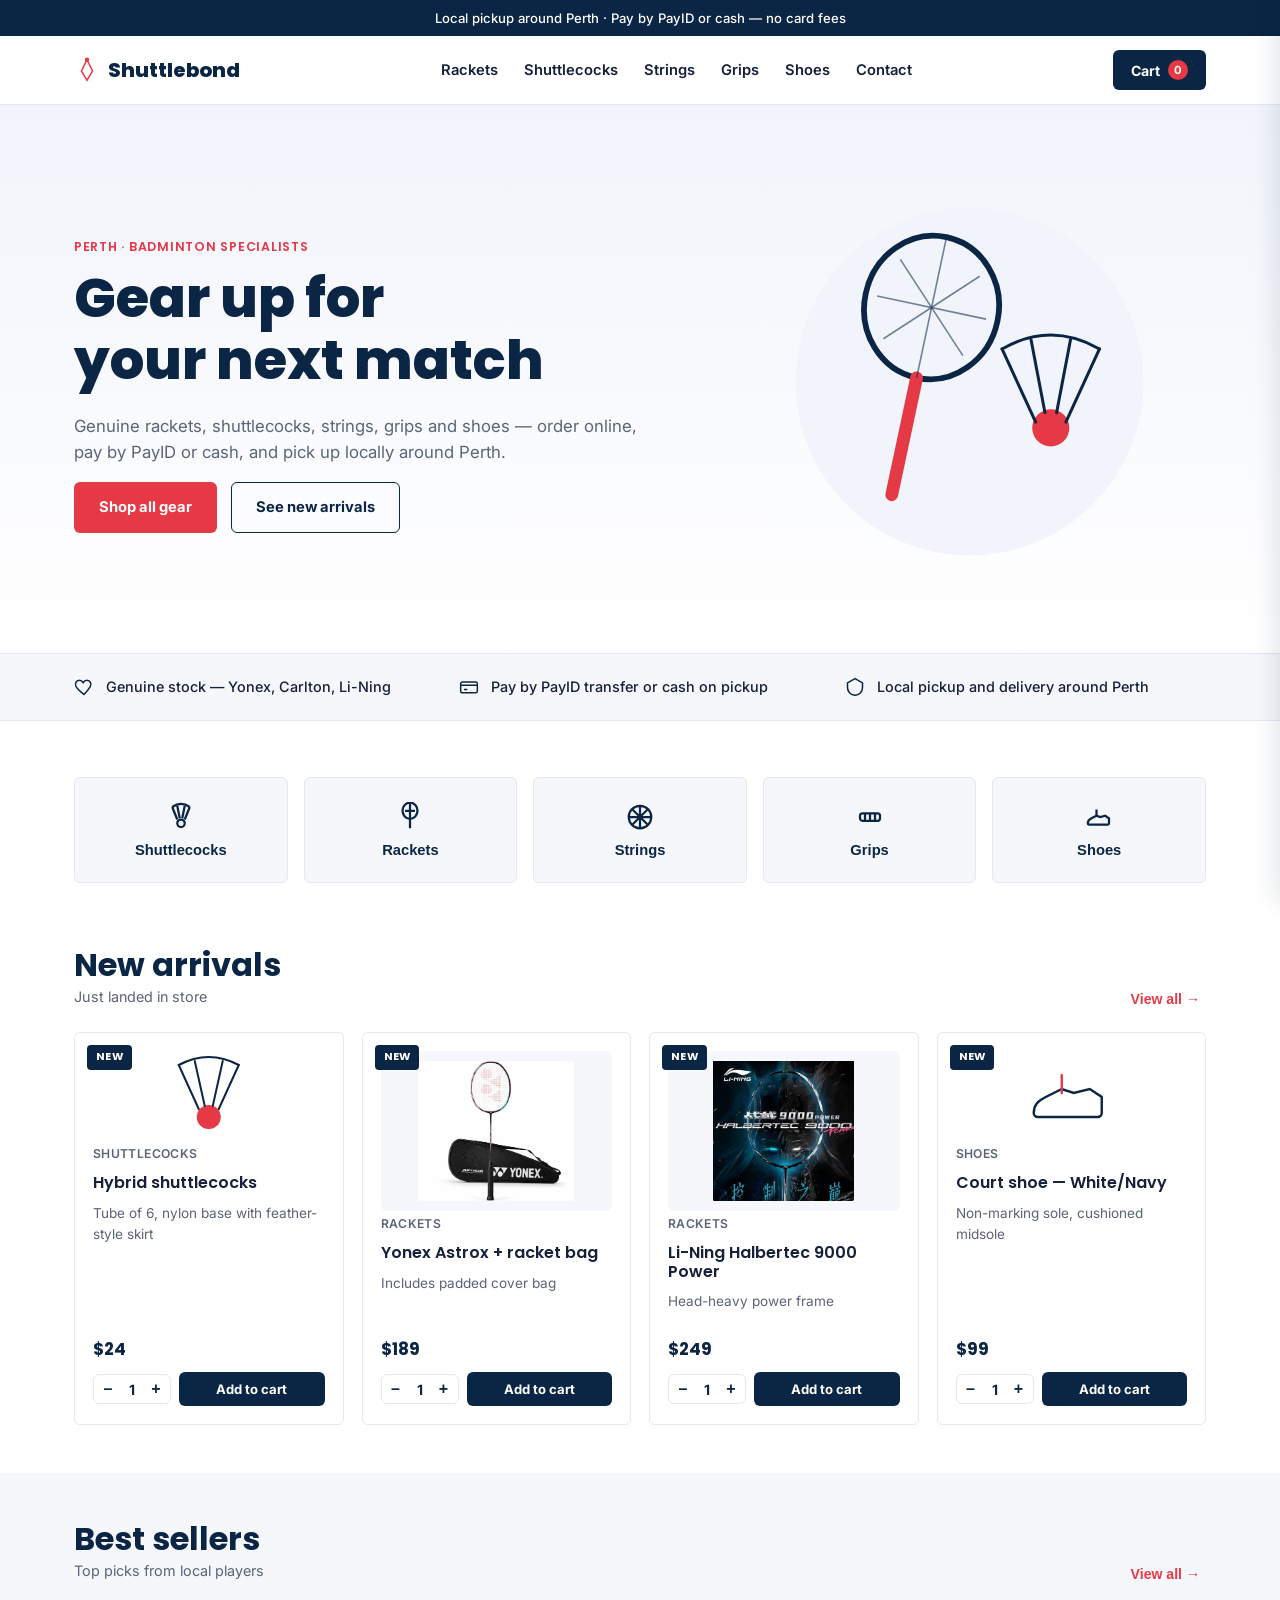
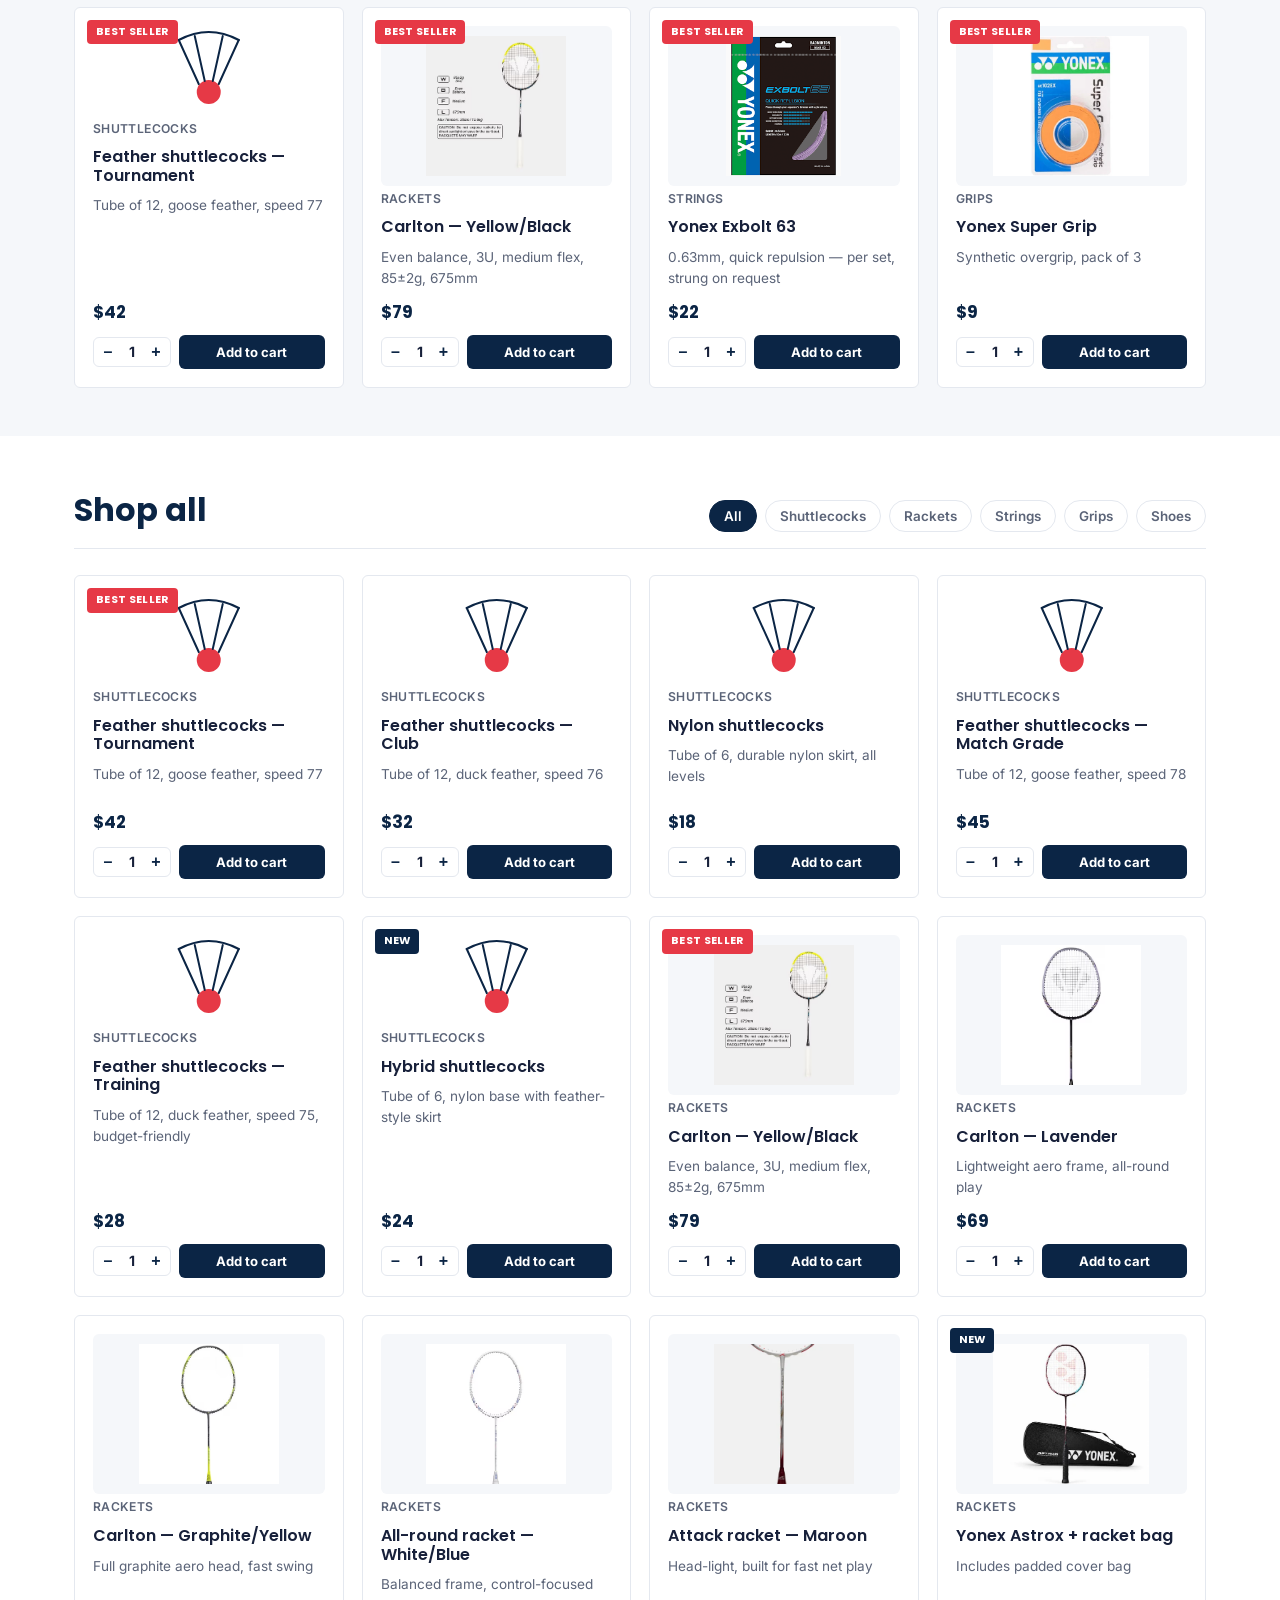
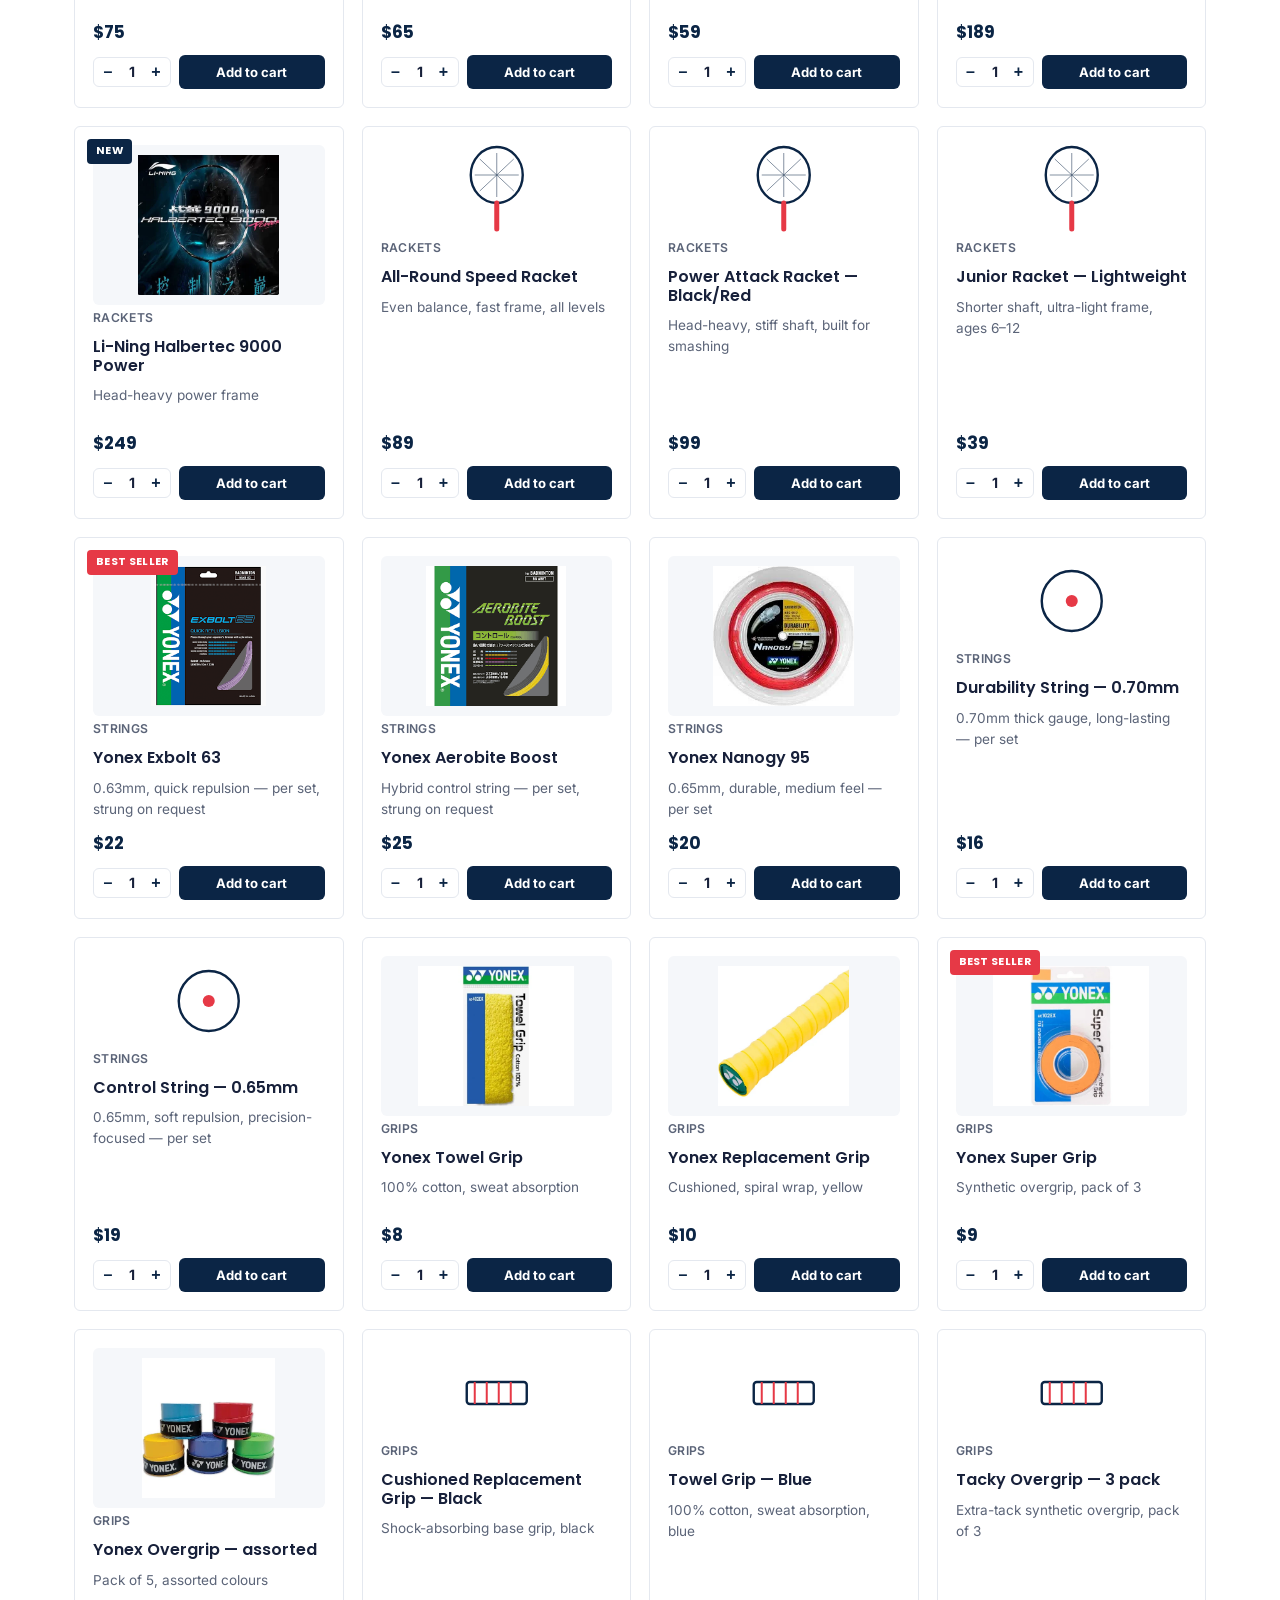
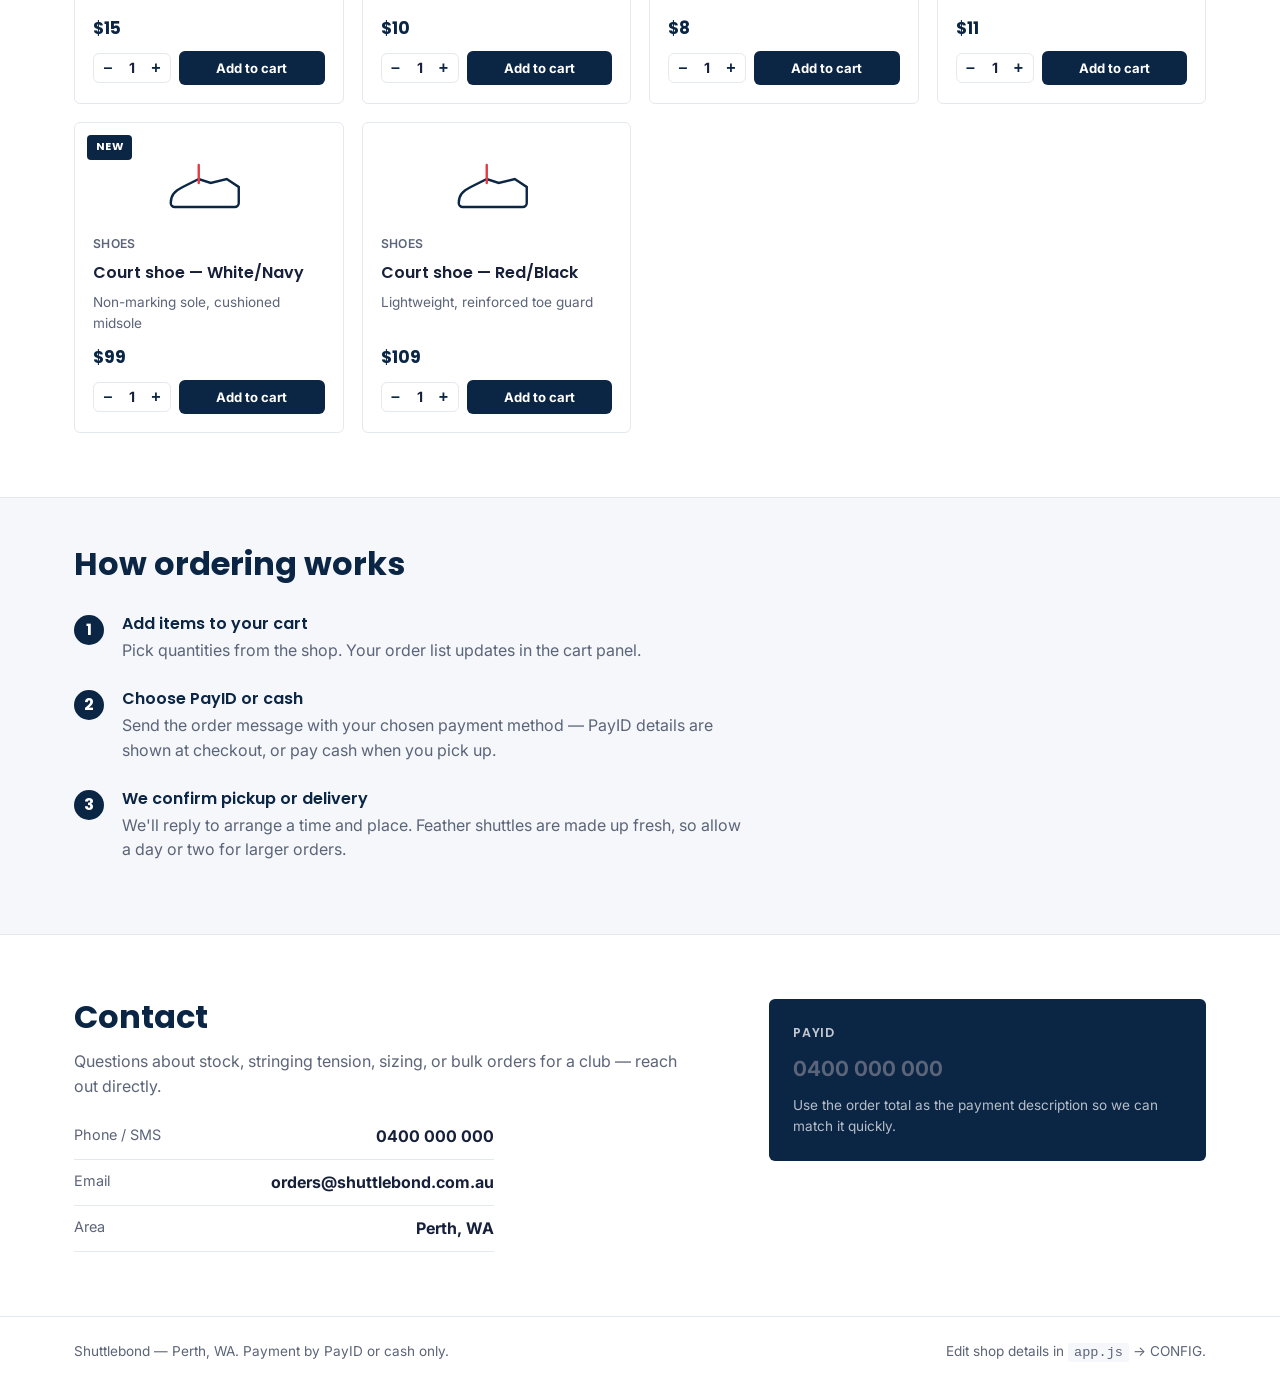
<file: index.html>
<!DOCTYPE html>
<html lang="en">
<head>
<meta charset="UTF-8">
<meta name="viewport" content="width=device-width, initial-scale=1.0">
<title>Shuttlebond — Badminton gear, Perth</title>
<meta name="description" content="Rackets, shuttlecocks, strings, grips and shoes. Order online, pay by PayID or cash on pickup.">
<link rel="icon" type="image/svg+xml" href="favicon.svg">
<link rel="alternate icon" href="favicon.svg">
<!-- Google Search Console verification: replace CONTENT_GOES_HERE with the code Google gives you, then uncomment this line -->
<!-- <meta name="google-site-verification" content="CONTENT_GOES_HERE"> --><link rel="preconnect" href="https://fonts.googleapis.com">
<link rel="preconnect" href="https://fonts.gstatic.com" crossorigin>
<link href="https://fonts.googleapis.com/css2?family=Poppins:wght@500;600;700;800&family=Inter:wght@400;500;600&display=swap" rel="stylesheet">
<link rel="stylesheet" href="style.css">
</head>
<body>

<div class="announce">Local pickup around Perth · Pay by PayID or cash — no card fees</div>

<header class="site-header">
  <div class="wrap header-inner">
    <a href="#top" class="logo">
      <svg width="26" height="26" viewBox="0 0 28 28" fill="none" aria-hidden="true">
        <path d="M14 3 L20 15 L14 25 L8 15 Z" stroke="currentColor" stroke-width="1.6" fill="none"/>
        <circle cx="14" cy="3" r="2.4" fill="currentColor"/>
      </svg>
      Shuttlebond
    </a>
    <nav class="main-nav">
      <a href="#shop" data-cat="Rackets">Rackets</a>
      <a href="#shop" data-cat="Shuttlecocks">Shuttlecocks</a>
      <a href="#shop" data-cat="Strings">Strings</a>
      <a href="#shop" data-cat="Grips">Grips</a>
      <a href="#shop" data-cat="Shoes">Shoes</a>
      <a href="#contact">Contact</a>
    </nav>
    <button class="cart-btn" id="cartToggle" aria-haspopup="dialog" aria-controls="cartDrawer">
      Cart
      <span class="cart-count" id="cartCount">0</span>
    </button>
  </div>
</header>

<main id="top">

  <section class="hero">
    <div class="wrap hero-inner">
      <div class="hero-copy">
        <p class="eyebrow">Perth · Badminton specialists</p>
        <h1>Gear up for<br>your next match</h1>
        <p class="lede">Genuine rackets, shuttlecocks, strings, grips and shoes — order online, pay by PayID or cash, and pick up locally around Perth.</p>
        <div class="hero-actions">
          <a href="#shop" class="btn btn-primary">Shop all gear</a>
          <a href="#new-arrivals" class="btn btn-outline">See new arrivals</a>
        </div>
      </div>
      <div class="hero-art" aria-hidden="true">
        <svg viewBox="0 0 420 380" width="100%" height="100%">
          <circle cx="230" cy="190" r="150" fill="#F1F4FB"/>
          <g transform="translate(150,60) rotate(12)">
            <ellipse cx="60" cy="55" rx="58" ry="62" fill="none" stroke="#0B2545" stroke-width="5"/>
            <path d="M60 117 L60 220" stroke="#E63946" stroke-width="11" stroke-linecap="round"/>
            <path d="M12 55 L108 55 M60 -7 L60 117" stroke="#0B2545" stroke-width="1.4" opacity="0.55"/>
            <path d="M25 20 L95 90 M95 20 L25 90" stroke="#0B2545" stroke-width="1.4" opacity="0.55"/>
          </g>
          <g transform="translate(300,230)">
            <circle cx="0" cy="0" r="16" fill="#E63946"/>
            <path d="M -13 -5 L -42 -68 M -5 -13 L -17 -76 M 5 -13 L 17 -76 M 13 -5 L 42 -68" stroke="#0B2545" stroke-width="2.6" stroke-linecap="round"/>
            <path d="M -42 -68 Q 0 -92 42 -68" stroke="#0B2545" stroke-width="2.6" fill="none" stroke-linecap="round"/>
          </g>
        </svg>
      </div>
    </div>
  </section>

  <section class="trust-strip">
    <div class="wrap trust-inner">
      <div class="trust-item">
        <svg viewBox="0 0 24 24" width="20" height="20" fill="none" stroke="currentColor" stroke-width="1.8"><path d="M12 21s-7-5.2-9.5-9.4C.6 8.2 2.4 4 6.5 4c2 0 3.6 1.2 4.5 2.7C11.9 5.2 13.5 4 15.5 4 19.6 4 21.4 8.2 19.5 11.6 17 15.8 12 21 12 21Z"/></svg>
        <p>Genuine stock — Yonex, Carlton, Li-Ning</p>
      </div>
      <div class="trust-item">
        <svg viewBox="0 0 24 24" width="20" height="20" fill="none" stroke="currentColor" stroke-width="1.8"><rect x="2" y="6" width="20" height="13" rx="2"/><path d="M2 10h20M6 15h4"/></svg>
        <p>Pay by PayID transfer or cash on pickup</p>
      </div>
      <div class="trust-item">
        <svg viewBox="0 0 24 24" width="20" height="20" fill="none" stroke="currentColor" stroke-width="1.8"><path d="M12 2 3 7v6c0 5 4 8.5 9 9 5-.5 9-4 9-9V7l-9-5Z"/></svg>
        <p>Local pickup and delivery around Perth</p>
      </div>
    </div>
  </section>

  <section class="categories">
    <div class="wrap">
      <div class="cat-tiles" id="catTiles"></div>
    </div>
  </section>

  <section class="rail" id="new-arrivals">
    <div class="wrap">
      <div class="rail-head">
        <div>
          <h2>New arrivals</h2>
          <p class="rail-sub">Just landed in store</p>
        </div>
        <button class="rail-link" data-scroll="shop">View all →</button>
      </div>
      <div class="product-grid rail-grid" id="newArrivalsGrid"></div>
    </div>
  </section>

  <section class="rail rail-alt">
    <div class="wrap">
      <div class="rail-head">
        <div>
          <h2>Best sellers</h2>
          <p class="rail-sub">Top picks from local players</p>
        </div>
        <button class="rail-link" data-scroll="shop">View all →</button>
      </div>
      <div class="product-grid rail-grid" id="bestSellersGrid"></div>
    </div>
  </section>

  <section class="shop" id="shop">
    <div class="wrap">
      <div class="shop-head">
        <h2>Shop all</h2>
        <div class="filters" id="filters" role="tablist" aria-label="Filter products by category"></div>
      </div>
      <div class="product-grid" id="productGrid"></div>
    </div>
  </section>

  <section class="how" id="how">
    <div class="wrap">
      <h2>How ordering works</h2>
      <ol class="steps">
        <li>
          <span class="step-num">1</span>
          <div>
            <h3>Add items to your cart</h3>
            <p>Pick quantities from the shop. Your order list updates in the cart panel.</p>
          </div>
        </li>
        <li>
          <span class="step-num">2</span>
          <div>
            <h3>Choose PayID or cash</h3>
            <p>Send the order message with your chosen payment method — PayID details are shown at checkout, or pay cash when you pick up.</p>
          </div>
        </li>
        <li>
          <span class="step-num">3</span>
          <div>
            <h3>We confirm pickup or delivery</h3>
            <p>We'll reply to arrange a time and place. Feather shuttles are made up fresh, so allow a day or two for larger orders.</p>
          </div>
        </li>
      </ol>
    </div>
  </section>

  <section class="contact" id="contact">
    <div class="wrap contact-inner">
      <div>
        <h2>Contact</h2>
        <p>Questions about stock, stringing tension, sizing, or bulk orders for a club — reach out directly.</p>
        <dl class="contact-list">
          <div><dt>Phone / SMS</dt><dd id="contactPhone">0400 000 000</dd></div>
          <div><dt>Email</dt><dd id="contactEmail">orders@shuttlebond.com.au</dd></div>
          <div><dt>Area</dt><dd>Perth, WA</dd></div>
        </dl>
      </div>
      <div class="payid-card">
        <p class="eyebrow eyebrow-light">PayID</p>
        <p class="payid-value" id="payidDisplay">0400 000 000</p>
        <p class="payid-note">Use the order total as the payment description so we can match it quickly.</p>
      </div>
    </div>
  </section>

</main>

<footer class="site-footer">
  <div class="wrap footer-inner">
    <p>Shuttlebond — Perth, WA. Payment by PayID or cash only.</p>
    <p class="footer-edit-note">Edit shop details in <code>app.js</code> → CONFIG.</p>
  </div>
</footer>

<!-- Product detail modal -->
<div class="modal-backdrop" id="modalBackdrop"></div>
<div class="product-modal" id="productModal" role="dialog" aria-modal="true" aria-hidden="true" aria-label="Product details">
  <button class="modal-close" id="modalClose" aria-label="Close product details">✕</button>
  <div class="modal-body">
    <div class="modal-gallery">
      <div class="modal-main-photo" id="modalMainPhoto"></div>
      <div class="modal-thumbs" id="modalThumbs"></div>
    </div>
    <div class="modal-info">
      <p class="product-cat" id="modalCat"></p>
      <h2 id="modalName"></h2>
      <p class="modal-price" id="modalPrice"></p>
      <p class="modal-desc" id="modalDesc"></p>
      <div class="modal-footer">
        <div class="qty-control" id="modalQtyControl">
          <button data-action="dec" aria-label="Decrease quantity">–</button>
          <span id="modalQty">0</span>
          <button data-action="inc" aria-label="Increase quantity">+</button>
        </div>
        <button class="btn btn-primary" id="modalAddBtn">Add to cart</button>
      </div>
    </div>
  </div>
</div>

<!-- Cart drawer -->
<div class="drawer-backdrop" id="drawerBackdrop"></div>
<aside class="drawer" id="cartDrawer" role="dialog" aria-label="Your order" aria-hidden="true">
  <div class="drawer-head">
    <h2>Your cart</h2>
    <button class="drawer-close" id="drawerClose" aria-label="Close cart panel">✕</button>
  </div>

  <div class="drawer-body">
    <ul class="cart-list" id="cartList"></ul>
    <p class="cart-empty" id="cartEmpty">No items yet — add something from the shop.</p>

    <div class="cart-total-row" id="cartTotalRow" hidden>
      <span>Total</span>
      <span class="cart-total" id="cartTotal">$0</span>
    </div>

    <div class="payment-choice" id="paymentChoice" hidden>
      <p class="field-label">Payment method</p>
      <label><input type="radio" name="payMethod" value="payid" checked> PayID transfer</label>
      <label><input type="radio" name="payMethod" value="cash"> Cash on pickup</label>

      <div class="payid-inline" id="payidInline">
        <p class="eyebrow">Send to</p>
        <p class="payid-value" id="payidInlineValue">0400 000 000</p>
      </div>

      <p class="field-label">Send order via</p>
      <div class="send-buttons">
        <a class="btn btn-primary" id="sendWhatsapp" href="#" target="_blank" rel="noopener">Send via SMS/WhatsApp</a>
        <a class="btn btn-outline" id="sendEmail" href="#">Send via email</a>
      </div>
    </div>
  </div>
</aside>

<script src="app.js"></script>
</body>
</html>
</file>
<file: style.css>
:root {
  --navy: #0B2545;
  --navy-soft: #1D3A63;
  --red: #E63946;
  --red-dark: #C6303B;
  --bg: #FFFFFF;
  --bg-alt: #F5F7FA;
  --panel: #FFFFFF;
  --ink: #17203A;
  --ink-soft: #5B6478;
  --line: #E4E8EF;

  --font-display: 'Poppins', sans-serif;
  --font-body: 'Inter', sans-serif;

  --radius: 6px;
}

* { box-sizing: border-box; }

html { scroll-behavior: smooth; }

body {
  margin: 0;
  background: var(--bg);
  color: var(--ink);
  font-family: var(--font-body);
  line-height: 1.55;
  -webkit-font-smoothing: antialiased;
}

h1, h2, h3 {
  font-family: var(--font-display);
  font-weight: 700;
  line-height: 1.15;
  margin: 0 0 0.4em;
  color: var(--navy);
}

h1 { font-size: clamp(2.2rem, 5vw, 3.4rem); font-weight: 800; }
h2 { font-size: clamp(1.5rem, 3vw, 2rem); }
h3 { font-size: 1rem; font-weight: 600; }

.accent { color: var(--red); }

p { margin: 0 0 1em; color: var(--ink-soft); max-width: 62ch; }

a { color: inherit; }

.wrap {
  max-width: 1180px;
  margin: 0 auto;
  padding: 0 24px;
}

.eyebrow {
  font-family: var(--font-display);
  font-weight: 600;
  font-size: 0.78rem;
  text-transform: uppercase;
  letter-spacing: 0.06em;
  color: var(--red);
  margin: 0 0 0.8em;
}
.eyebrow-light { color: rgba(255,255,255,0.75); }

/* Announcement bar */
.announce {
  background: var(--navy);
  color: #fff;
  text-align: center;
  font-size: 0.82rem;
  padding: 8px 16px;
  font-weight: 500;
}

/* Header */
.site-header {
  position: sticky;
  top: 0;
  z-index: 20;
  background: rgba(255,255,255,0.96);
  backdrop-filter: blur(6px);
  border-bottom: 1px solid var(--line);
}

.header-inner {
  display: flex;
  align-items: center;
  justify-content: space-between;
  height: 68px;
}

.logo {
  display: flex;
  align-items: center;
  gap: 8px;
  font-family: var(--font-display);
  font-weight: 800;
  font-size: 1.25rem;
  color: var(--navy);
  text-decoration: none;
}
.logo svg { color: var(--red); }

.main-nav { display: flex; gap: 26px; }
.main-nav a { text-decoration: none; font-size: 0.92rem; font-weight: 600; color: var(--ink); }
.main-nav a:hover { color: var(--red); }

.cart-btn {
  font-family: var(--font-body);
  font-weight: 700;
  font-size: 0.88rem;
  background: var(--navy);
  color: #fff;
  border: none;
  padding: 10px 18px;
  border-radius: var(--radius);
  cursor: pointer;
  display: flex;
  align-items: center;
  gap: 8px;
}
.cart-btn:hover { background: var(--navy-soft); }

.cart-count {
  font-family: var(--font-body);
  font-weight: 700;
  background: var(--red);
  color: #fff;
  border-radius: 50%;
  width: 20px;
  height: 20px;
  display: inline-flex;
  align-items: center;
  justify-content: center;
  font-size: 0.7rem;
}

/* Hero */
.hero { padding: 56px 0 44px; background: linear-gradient(180deg, #F1F4FB 0%, #FFFFFF 100%); }
.hero-inner {
  display: grid;
  grid-template-columns: 1.05fr 0.95fr;
  gap: 40px;
  align-items: center;
}
.lede { font-size: 1.05rem; }
.hero-actions { display: flex; gap: 14px; margin-top: 8px; flex-wrap: wrap; }

.btn {
  display: inline-block;
  text-decoration: none;
  padding: 13px 24px;
  border-radius: var(--radius);
  font-weight: 700;
  font-size: 0.92rem;
  cursor: pointer;
  border: 1.5px solid transparent;
  text-align: center;
}
.btn-primary { background: var(--red); color: #fff; }
.btn-primary:hover { background: var(--red-dark); }
.btn-outline { border-color: var(--navy); color: var(--navy); background: transparent; }
.btn-outline:hover { background: rgba(11,37,69,0.06); }

.hero-art { aspect-ratio: 4 / 3.4; }

/* Trust strip */
.trust-strip { border-top: 1px solid var(--line); border-bottom: 1px solid var(--line); padding: 22px 0; background: var(--bg-alt); }
.trust-inner { display: grid; grid-template-columns: repeat(3, 1fr); gap: 24px; }
.trust-item { display: flex; gap: 12px; align-items: center; color: var(--navy); }
.trust-item p { margin: 0; font-size: 0.9rem; color: var(--ink); font-weight: 500; max-width: none; }

/* Category tiles */
.categories { padding: 56px 0 16px; }
.cat-tiles {
  display: grid;
  grid-template-columns: repeat(5, 1fr);
  gap: 16px;
}
.cat-tile {
  display: flex;
  flex-direction: column;
  align-items: center;
  gap: 10px;
  padding: 24px 12px;
  background: var(--bg-alt);
  border-radius: var(--radius);
  text-decoration: none;
  color: var(--navy);
  font-weight: 700;
  font-size: 0.92rem;
  text-align: center;
  border: 1px solid var(--line);
  cursor: pointer;
}
.cat-tile:hover { border-color: var(--red); color: var(--red); }
.cat-tile svg { width: 30px; height: 30px; }

/* Rails (New arrivals / Best sellers) */
.rail { padding: 48px 0; }
.rail-alt { background: var(--bg-alt); }
.rail-head {
  display: flex;
  justify-content: space-between;
  align-items: flex-end;
  margin-bottom: 24px;
}
.rail-head h2 { margin: 0 0 2px; }
.rail-sub { margin: 0; font-size: 0.9rem; }
.rail-link {
  background: none;
  border: none;
  color: var(--red);
  font-weight: 700;
  font-size: 0.88rem;
  cursor: pointer;
  white-space: nowrap;
}
.rail-grid { grid-template-columns: repeat(4, 1fr) !important; }

/* Shop */
.shop { padding: 56px 0 64px; }
.shop-head {
  display: flex;
  justify-content: space-between;
  align-items: baseline;
  flex-wrap: wrap;
  gap: 16px;
  margin-bottom: 26px;
  border-bottom: 1px solid var(--line);
  padding-bottom: 16px;
}
.shop-head h2 { margin: 0; }

.filters { display: flex; gap: 8px; flex-wrap: wrap; }
.filter-btn {
  font-family: var(--font-body);
  font-size: 0.84rem;
  font-weight: 600;
  background: transparent;
  border: 1.5px solid var(--line);
  padding: 7px 14px;
  border-radius: 999px;
  cursor: pointer;
  color: var(--ink-soft);
}
.filter-btn.active { background: var(--navy); color: #fff; border-color: var(--navy); }

.product-grid {
  display: grid;
  grid-template-columns: repeat(auto-fill, minmax(230px, 1fr));
  gap: 18px;
}

.product-card {
  background: var(--panel);
  border: 1px solid var(--line);
  border-radius: var(--radius);
  padding: 18px;
  display: flex;
  flex-direction: column;
  gap: 10px;
  position: relative;
  transition: box-shadow 0.15s ease, border-color 0.15s ease;
}
.product-card:hover { border-color: var(--navy); box-shadow: 0 6px 18px rgba(11,37,69,0.08); }
.product-card { cursor: pointer; }
.product-card .qty-control,
.product-card .product-footer { cursor: default; }

.product-badge {
  position: absolute;
  top: 12px;
  left: 12px;
  font-family: var(--font-display);
  font-size: 0.68rem;
  font-weight: 700;
  text-transform: uppercase;
  letter-spacing: 0.03em;
  padding: 4px 9px;
  border-radius: 4px;
  color: #fff;
  z-index: 1;
}
.badge-new { background: var(--navy); }
.badge-bestseller { background: var(--red); }

.product-icon { width: 100%; height: 90px; }
.product-icon svg { width: 100%; height: 100%; }

.product-photo {
  width: 100%;
  height: 160px;
  background: var(--bg-alt);
  border-radius: var(--radius);
  overflow: hidden;
  display: flex;
  align-items: center;
  justify-content: center;
}
.product-photo img {
  width: 100%;
  height: 100%;
  object-fit: contain;
  padding: 10px;
}

.product-card h3 { margin: 0; color: var(--ink); }
.product-cat { font-size: 0.76rem; color: var(--ink-soft); text-transform: uppercase; letter-spacing: 0.03em; font-weight: 600; margin: -6px 0 0; }
.product-spec { font-size: 0.85rem; color: var(--ink-soft); margin: 0; min-height: 2.6em; }

.product-footer {
  margin-top: auto;
  display: flex;
  flex-direction: column;
  gap: 10px;
}

.footer-actions {
  display: flex;
  align-items: center;
  gap: 8px;
}

.btn-add-cart {
  flex: 1;
  background: var(--navy);
  color: #fff;
  border: none;
  border-radius: var(--radius);
  font-family: var(--font-body);
  font-weight: 700;
  font-size: 0.82rem;
  padding: 0 12px;
  height: 34px;
  cursor: pointer;
  white-space: nowrap;
}
.btn-add-cart:hover { background: var(--navy-soft); }
.btn-add-cart.added { background: #1E8E5A; }

.price { font-family: var(--font-display); font-weight: 700; font-size: 1.05rem; color: var(--navy); }

.qty-control {
  display: flex;
  align-items: center;
  border: 1.5px solid var(--line);
  border-radius: var(--radius);
}
.qty-control button {
  width: 28px;
  height: 28px;
  border: none;
  background: transparent;
  cursor: pointer;
  font-size: 1rem;
  font-weight: 700;
  color: var(--navy);
}
.qty-control span {
  font-weight: 700;
  font-size: 0.88rem;
  min-width: 20px;
  text-align: center;
}

/* How it works */
.how { padding: 48px 0 72px; background: var(--bg-alt); border-top: 1px solid var(--line); border-bottom: 1px solid var(--line); }
.steps { list-style: none; margin: 32px 0 0; padding: 0; display: grid; gap: 28px; }
.steps li { display: flex; gap: 18px; align-items: flex-start; }
.step-num {
  font-family: var(--font-display);
  font-weight: 700;
  font-size: 1rem;
  color: #fff;
  background: var(--navy);
  width: 30px;
  height: 30px;
  border-radius: 50%;
  display: flex;
  align-items: center;
  justify-content: center;
  flex-shrink: 0;
}
.steps h3 { margin-bottom: 4px; }
.steps p { margin: 0; }

/* Contact */
.contact { padding: 64px 0; }
.contact-inner { display: grid; grid-template-columns: 1.2fr 0.8fr; gap: 40px; align-items: start; }
.contact-list { margin: 0; }
.contact-list div { display: flex; justify-content: space-between; border-bottom: 1px solid var(--line); padding: 10px 0; max-width: 420px; }
.contact-list dt { color: var(--ink-soft); font-size: 0.9rem; }
.contact-list dd { margin: 0; font-weight: 700; }

.payid-card {
  background: var(--navy);
  color: #fff;
  padding: 24px;
  border-radius: var(--radius);
}
.payid-value { font-weight: 700; font-size: 1.3rem; margin: 0 0 10px; }
.payid-note { color: rgba(255,255,255,0.7); font-size: 0.85rem; margin: 0; }

/* Footer */
.site-footer { border-top: 1px solid var(--line); padding: 24px 0; }
.footer-inner { display: flex; justify-content: space-between; flex-wrap: wrap; gap: 8px; }
.footer-inner p { margin: 0; font-size: 0.85rem; color: var(--ink-soft); }
.footer-edit-note code { font-family: monospace; background: var(--bg-alt); padding: 2px 6px; border-radius: 2px; }

/* Product detail modal */
.modal-backdrop {
  position: fixed; inset: 0;
  background: rgba(11, 37, 69, 0.45);
  opacity: 0;
  pointer-events: none;
  transition: opacity 0.2s ease;
  z-index: 45;
}
.modal-backdrop.open { opacity: 1; pointer-events: auto; }

.product-modal {
  position: fixed;
  top: 50%; left: 50%;
  transform: translate(-50%, -48%);
  width: min(760px, 92vw);
  max-height: 88vh;
  overflow-y: auto;
  background: #fff;
  border-radius: 10px;
  box-shadow: 0 20px 60px rgba(11,37,69,0.25);
  z-index: 50;
  opacity: 0;
  pointer-events: none;
  transition: opacity 0.2s ease, transform 0.2s ease;
  padding: 20px;
}
.product-modal.open {
  opacity: 1;
  pointer-events: auto;
  transform: translate(-50%, -50%);
}

.modal-close {
  position: absolute;
  top: 14px; right: 14px;
  background: var(--bg-alt);
  border: none;
  width: 32px; height: 32px;
  border-radius: 50%;
  cursor: pointer;
  font-size: 1rem;
  color: var(--ink);
  z-index: 2;
}

.modal-body {
  display: grid;
  grid-template-columns: 1fr 1fr;
  gap: 28px;
}

.modal-main-photo {
  width: 100%;
  aspect-ratio: 1 / 1;
  background: var(--bg-alt);
  border-radius: var(--radius);
  display: flex;
  align-items: center;
  justify-content: center;
  overflow: hidden;
}
.modal-main-photo img { width: 100%; height: 100%; object-fit: contain; padding: 20px; }
.modal-main-photo svg { width: 60%; height: 60%; }

.modal-thumbs {
  display: flex;
  gap: 8px;
  margin-top: 10px;
  flex-wrap: wrap;
}
.modal-thumb {
  width: 56px; height: 56px;
  border-radius: 4px;
  border: 1.5px solid var(--line);
  background: var(--bg-alt);
  cursor: pointer;
  overflow: hidden;
  padding: 0;
}
.modal-thumb.active { border-color: var(--red); }
.modal-thumb img { width: 100%; height: 100%; object-fit: contain; padding: 4px; }

.modal-info { display: flex; flex-direction: column; padding-top: 6px; }
.modal-info h2 { margin: 0 0 8px; font-size: 1.5rem; }
.modal-price { font-family: var(--font-display); font-weight: 700; font-size: 1.3rem; color: var(--navy); margin: 0 0 14px; }
.modal-desc { margin-bottom: 20px; }
.modal-footer { margin-top: auto; display: flex; gap: 12px; align-items: center; }
.modal-footer .qty-control { flex-shrink: 0; }
.modal-footer .qty-control button { width: 34px; height: 34px; font-size: 1.1rem; }
.modal-footer .btn { flex: 1; }

@media (max-width: 640px) {
  .modal-body { grid-template-columns: 1fr; }
}

/* Cart drawer */
.drawer-backdrop {
  position: fixed; inset: 0;
  background: rgba(11, 37, 69, 0.35);
  opacity: 0;
  pointer-events: none;
  transition: opacity 0.2s ease;
  z-index: 30;
}
.drawer-backdrop.open { opacity: 1; pointer-events: auto; }

.drawer {
  position: fixed;
  top: 0; right: 0;
  height: 100%;
  width: min(420px, 92vw);
  background: #fff;
  z-index: 40;
  transform: translateX(100%);
  transition: transform 0.25s ease;
  display: flex;
  flex-direction: column;
  box-shadow: -4px 0 24px rgba(11,37,69,0.12);
}
.drawer.open { transform: translateX(0); }

.drawer-head {
  display: flex;
  justify-content: space-between;
  align-items: center;
  padding: 20px 22px;
  border-bottom: 1px solid var(--line);
}
.drawer-head h2 { margin: 0; font-size: 1.25rem; }
.drawer-close {
  background: none; border: none; cursor: pointer;
  font-size: 1.1rem; color: var(--ink);
}

.drawer-body { padding: 20px 22px; overflow-y: auto; flex: 1; }

.cart-list { list-style: none; padding: 0; margin: 0; }
.cart-list li {
  display: flex;
  justify-content: space-between;
  gap: 10px;
  padding: 12px 0;
  border-bottom: 1px solid var(--line);
  font-size: 0.92rem;
}
.cart-item-name { font-weight: 600; }
.cart-item-meta { color: var(--ink-soft); font-size: 0.82rem; }
.cart-item-remove { background: none; border: none; color: var(--red); cursor: pointer; font-size: 0.8rem; text-decoration: underline; padding: 0; }

.cart-empty { color: var(--ink-soft); font-size: 0.9rem; }

.cart-total-row {
  display: flex; justify-content: space-between; align-items: baseline;
  padding: 16px 0; margin-top: 6px; border-top: 2px solid var(--navy);
  font-weight: 700;
}
.cart-total { font-family: var(--font-display); font-weight: 700; font-size: 1.2rem; color: var(--navy); }

.payment-choice { margin-top: 20px; }
.field-label { font-size: 0.85rem; font-weight: 700; margin: 16px 0 8px; color: var(--navy); }
.payment-choice label { display: flex; gap: 8px; align-items: center; font-size: 0.92rem; margin-bottom: 8px; }

.payid-inline { background: var(--bg-alt); border: 1px solid var(--line); padding: 14px; border-radius: var(--radius); margin: 10px 0 6px; }
.payid-inline .payid-value { color: var(--navy); font-size: 1.05rem; margin: 0; }
.payid-inline .eyebrow { margin-bottom: 4px; }

.send-buttons { display: flex; flex-direction: column; gap: 10px; margin-top: 6px; }
.send-buttons .btn { width: 100%; }

@media (max-width: 900px) {
  .cat-tiles { grid-template-columns: repeat(3, 1fr); }
  .rail-grid { grid-template-columns: repeat(2, 1fr) !important; }
}

@media (max-width: 780px) {
  .hero-inner { grid-template-columns: 1fr; }
  .hero-art { order: -1; max-width: 280px; margin: 0 auto; }
  .trust-inner { grid-template-columns: 1fr; }
  .contact-inner { grid-template-columns: 1fr; }
  .main-nav { display: none; }
  .cat-tiles { grid-template-columns: repeat(2, 1fr); }
  .rail-grid { grid-template-columns: 1fr 1fr !important; }
}

@media (prefers-reduced-motion: reduce) {
  html { scroll-behavior: auto; }
  .drawer, .drawer-backdrop { transition: none; }
}

:focus-visible {
  outline: 2px solid var(--red);
  outline-offset: 2px;
}
</file>
